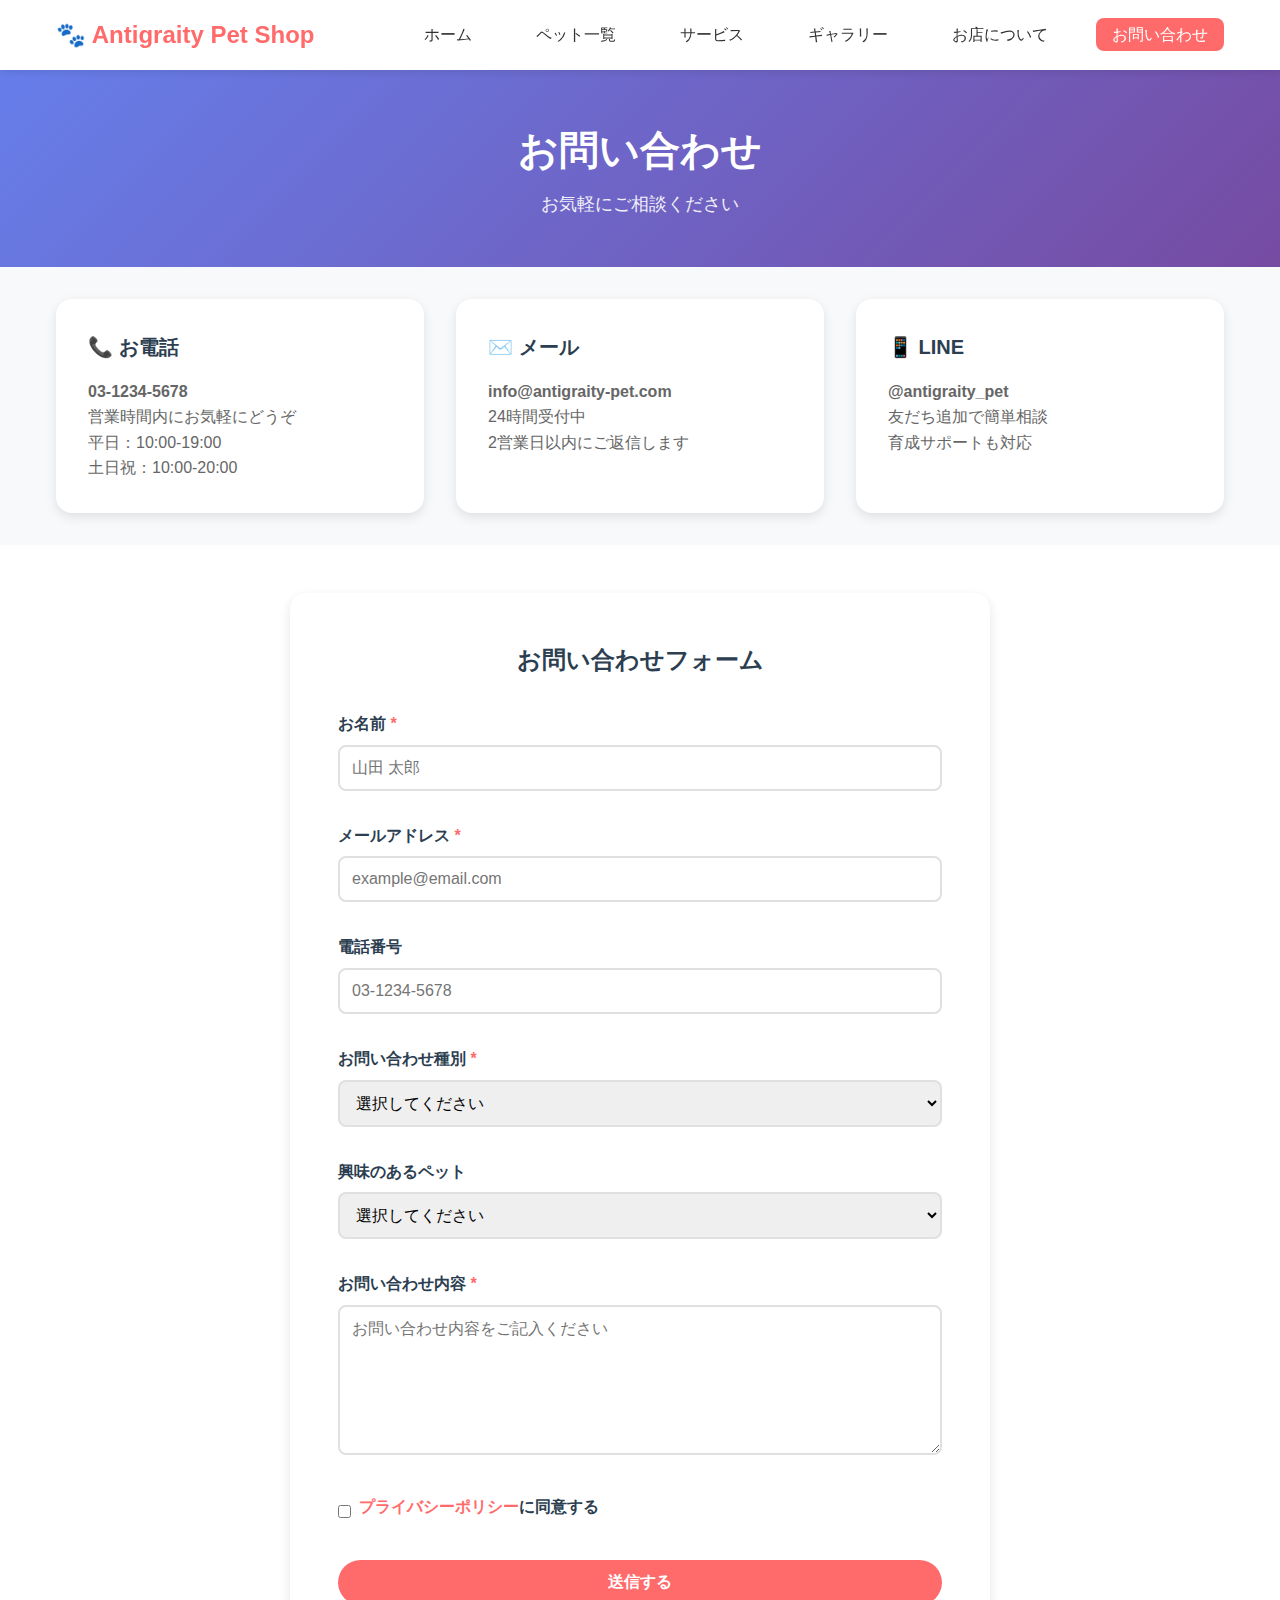
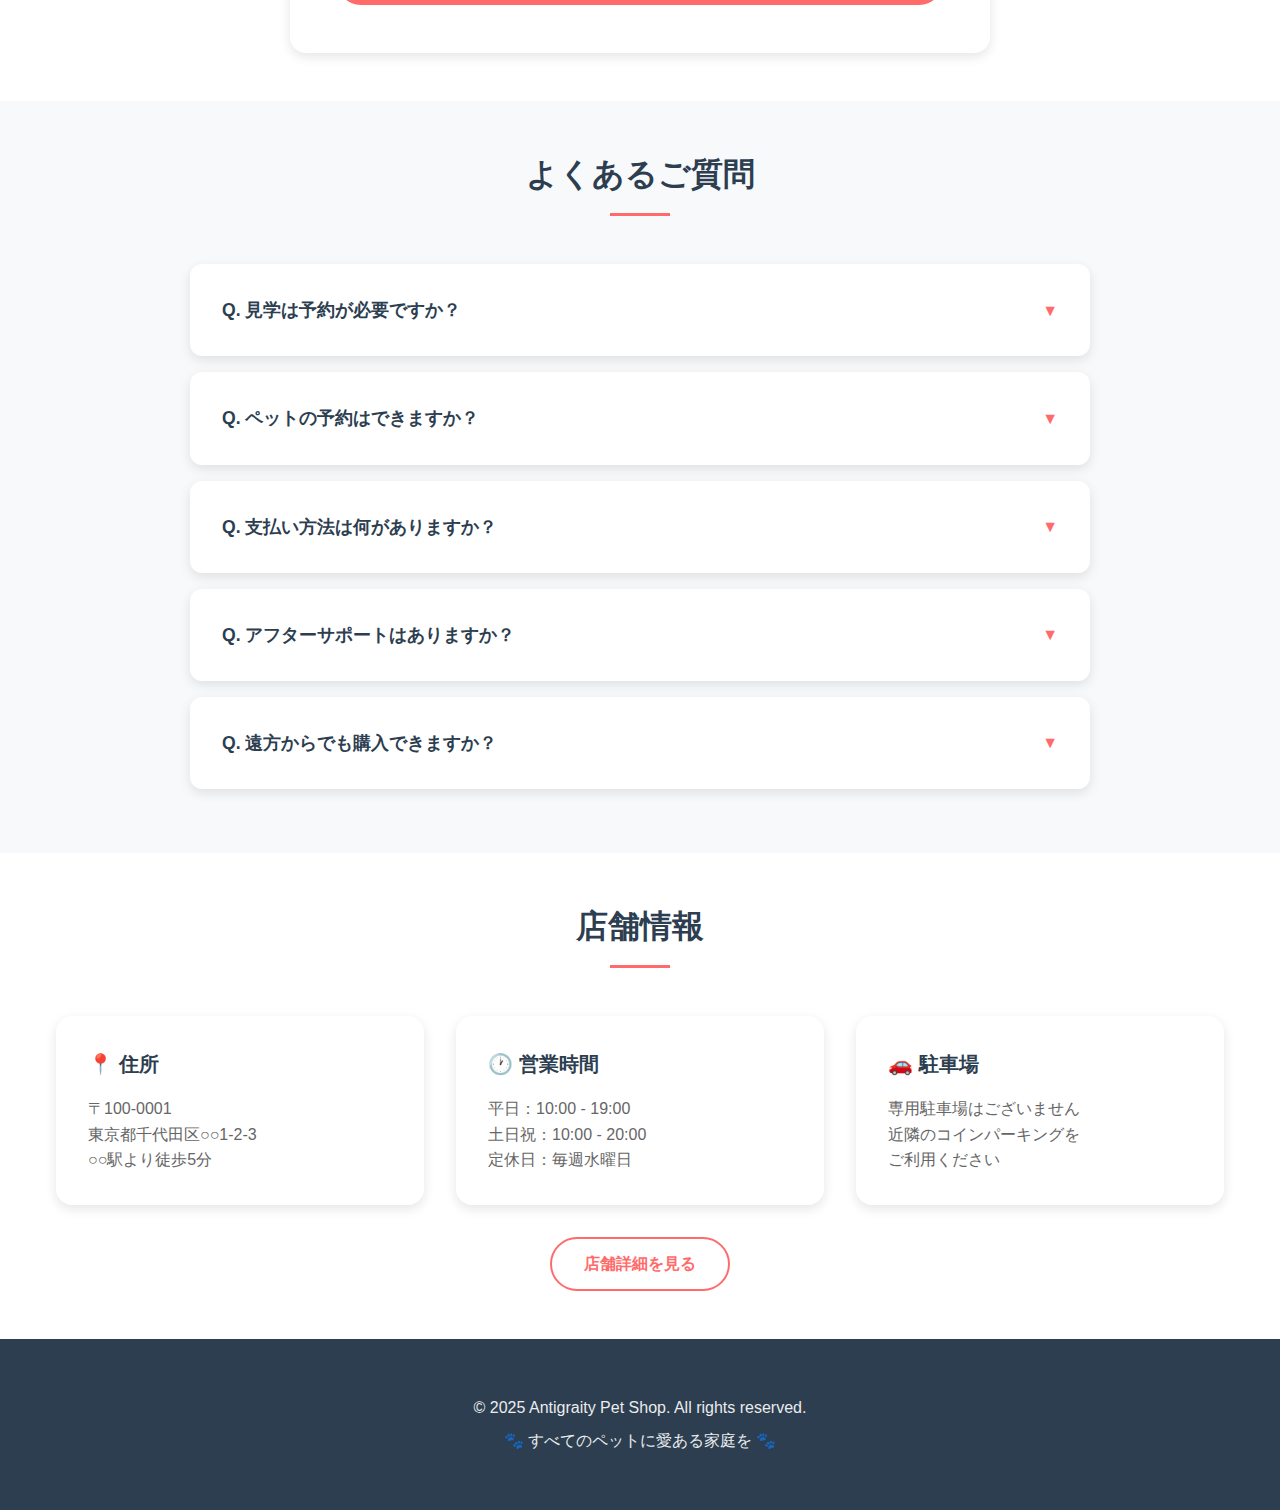
<file: contact.html>
<!DOCTYPE html>
<html lang="ja">
<head>
    <meta charset="UTF-8">
    <meta name="viewport" content="width=device-width, initial-scale=1.0">
    <title>お問い合わせ - Antigraity Pet Shop</title>
    <link rel="stylesheet" href="css/style.css">
</head>
<body>
    <header>
        <nav class="navbar">
            <div class="container">
                <div class="logo">
                    <h1>🐾 Antigraity Pet Shop</h1>
                </div>
                <ul class="nav-menu">
                    <li><a href="index.html">ホーム</a></li>
                    <li><a href="pets.html">ペット一覧</a></li>
                    <li><a href="services.html">サービス</a></li>
                    <li><a href="gallery.html">ギャラリー</a></li>
                    <li><a href="about.html">お店について</a></li>
                    <li><a href="contact.html" class="active">お問い合わせ</a></li>
                </ul>
            </div>
        </nav>
    </header>

    <main>
        <!-- ページヘッダー -->
        <section class="page-header">
            <div class="container">
                <h2>お問い合わせ</h2>
                <p>お気軽にご相談ください</p>
            </div>
        </section>

        <!-- お問い合わせ方法 -->
        <section style="padding: 2rem 0; background: #F8F9FA;">
            <div class="container">
                <div class="info-grid">
                    <div class="info-card">
                        <h3>📞 お電話</h3>
                        <p>
                            <strong>03-1234-5678</strong><br>
                            営業時間内にお気軽にどうぞ<br>
                            平日：10:00-19:00<br>
                            土日祝：10:00-20:00
                        </p>
                    </div>
                    <div class="info-card">
                        <h3>✉️ メール</h3>
                        <p>
                            <strong>info@antigraity-pet.com</strong><br>
                            24時間受付中<br>
                            2営業日以内にご返信します
                        </p>
                    </div>
                    <div class="info-card">
                        <h3>📱 LINE</h3>
                        <p>
                            <strong>@antigraity_pet</strong><br>
                            友だち追加で簡単相談<br>
                            育成サポートも対応
                        </p>
                    </div>
                </div>
            </div>
        </section>

        <!-- お問い合わせフォーム -->
        <section style="padding: 3rem 0;">
            <div class="container">
                <div class="contact-form">
                    <h2 style="text-align: center; margin-bottom: 2rem; color: #2C3E50;">お問い合わせフォーム</h2>
                    
                    <!-- 成功メッセージ -->
                    <div id="successMessage" class="success-message">
                        <h3>✅ 送信完了</h3>
                        <p>お問い合わせありがとうございます。<br>2営業日以内にご返信いたします。</p>
                    </div>

                    <!-- フォーム -->
                    <form id="contactForm">
                        <div class="form-group">
                            <label for="name">お名前 <span style="color: #FF6B6B;">*</span></label>
                            <input type="text" id="name" name="name" required placeholder="山田 太郎">
                        </div>

                        <div class="form-group">
                            <label for="email">メールアドレス <span style="color: #FF6B6B;">*</span></label>
                            <input type="email" id="email" name="email" required placeholder="example@email.com">
                        </div>

                        <div class="form-group">
                            <label for="phone">電話番号</label>
                            <input type="tel" id="phone" name="phone" placeholder="03-1234-5678">
                        </div>

                        <div class="form-group">
                            <label for="subject">お問い合わせ種別 <span style="color: #FF6B6B;">*</span></label>
                            <select id="subject" name="subject" required>
                                <option value="">選択してください</option>
                                <option value="pet">ペットについて</option>
                                <option value="visit">見学予約</option>
                                <option value="trimming">トリミング予約</option>
                                <option value="hotel">ペットホテル</option>
                                <option value="class">しつけ教室</option>
                                <option value="goods">用品について</option>
                                <option value="other">その他</option>
                            </select>
                        </div>

                        <div class="form-group">
                            <label for="petType">興味のあるペット</label>
                            <select id="petType" name="petType">
                                <option value="">選択してください</option>
                                <option value="dog">犬</option>
                                <option value="cat">猫</option>
                                <option value="small">小動物</option>
                                <option value="undecided">まだ決めていない</option>
                            </select>
                        </div>

                        <div class="form-group">
                            <label for="message">お問い合わせ内容 <span style="color: #FF6B6B;">*</span></label>
                            <textarea id="message" name="message" required placeholder="お問い合わせ内容をご記入ください"></textarea>
                        </div>

                        <div class="form-group checkbox-group">
                            <input type="checkbox" id="privacy" name="privacy" required>
                            <label for="privacy">
                                <a href="#" style="color: #FF6B6B;">プライバシーポリシー</a>に同意する
                            </label>
                        </div>

                        <button type="submit" class="btn btn-primary" style="width: 100%;">送信する</button>
                    </form>
                </div>
            </div>
        </section>

        <!-- よくある質問 -->
        <section style="padding: 3rem 0; background: #F8F9FA;">
            <div class="container">
                <h2 class="section-title">よくあるご質問</h2>
                <div class="faq-list">
                    <div class="faq-item">
                        <div class="faq-question">
                            <h4>Q. 見学は予約が必要ですか？</h4>
                            <span class="faq-icon">▼</span>
                        </div>
                        <div class="faq-answer">
                            <p>予約なしでもご見学いただけますが、事前にご予約いただくとスタッフがじっくりご案内できます。お電話やLINEでお気軽にご予約ください。</p>
                        </div>
                    </div>

                    <div class="faq-item">
                        <div class="faq-question">
                            <h4>Q. ペットの予約はできますか？</h4>
                            <span class="faq-icon">▼</span>
                        </div>
                        <div class="faq-answer">
                            <p>はい、可能です。ご来店が難しい場合は、お写真やビデオ通話でのご案内も行っています。お気に入りの子が見つかりましたら、お早めにご連絡ください。</p>
                        </div>
                    </div>

                    <div class="faq-item">
                        <div class="faq-question">
                            <h4>Q. 支払い方法は何がありますか？</h4>
                            <span class="faq-icon">▼</span>
                        </div>
                        <div class="faq-answer">
                            <p>現金、クレジットカード（VISA、MasterCard、JCB等）、PayPay、各種電子マネーに対応しています。ペットローンのご相談も承ります。</p>
                        </div>
                    </div>

                    <div class="faq-item">
                        <div class="faq-question">
                            <h4>Q. アフターサポートはありますか？</h4>
                            <span class="faq-icon">▼</span>
                        </div>
                        <div class="faq-answer">
                            <p>もちろんです！お迎え後の飼育相談、しつけのアドバイスなど、LINEやお電話でいつでもご相談いただけます。定期的なフォローアップも行っています。</p>
                        </div>
                    </div>

                    <div class="faq-item">
                        <div class="faq-question">
                            <h4>Q. 遠方からでも購入できますか？</h4>
                            <span class="faq-icon">▼</span>
                        </div>
                        <div class="faq-answer">
                            <p>はい、全国対応しています。空輸での配送も可能です（別途送料がかかります）。ビデオ通話でのご案内やオンライン相談も行っていますので、お気軽にお問い合わせください。</p>
                        </div>
                    </div>
                </div>
            </div>
        </section>

        <!-- アクセス情報 -->
        <section style="padding: 3rem 0;">
            <div class="container">
                <h2 class="section-title">店舗情報</h2>
                <div class="info-grid">
                    <div class="info-card">
                        <h3>📍 住所</h3>
                        <p>
                            〒100-0001<br>
                            東京都千代田区○○1-2-3<br>
                            ○○駅より徒歩5分
                        </p>
                    </div>
                    <div class="info-card">
                        <h3>🕐 営業時間</h3>
                        <p>
                            平日：10:00 - 19:00<br>
                            土日祝：10:00 - 20:00<br>
                            定休日：毎週水曜日
                        </p>
                    </div>
                    <div class="info-card">
                        <h3>🚗 駐車場</h3>
                        <p>
                            専用駐車場はございません<br>
                            近隣のコインパーキングを<br>
                            ご利用ください
                        </p>
                    </div>
                </div>
                <div style="text-align: center; margin-top: 2rem;">
                    <a href="about.html" class="btn btn-secondary">店舗詳細を見る</a>
                </div>
            </div>
        </section>
    </main>

    <footer>
        <div class="container">
            <p>&copy; 2025 Antigraity Pet Shop. All rights reserved.</p>
            <p>🐾 すべてのペットに愛ある家庭を 🐾</p>
        </div>
    </footer>

    <script src="js/main.js"></script>
</body>
</html>
</file>
<file: css/style.css>
/* ==========================================
   Antigraity Pet Shop - Style Sheet
   ========================================== */

/* ========== CSS Variables ========== */
:root {
    /* カラーパレット */
    --primary-color: #FF6B6B;
    --secondary-color: #4ECDC4;
    --accent-color: #FFE66D;
    --dark-color: #2C3E50;
    --light-color: #F8F9FA;
    --text-color: #333333;
    --border-color: #E0E0E0;
    --shadow: 0 4px 12px rgba(0, 0, 0, 0.1);
    --shadow-hover: 0 8px 24px rgba(0, 0, 0, 0.15);
    
    /* スペーシング */
    --spacing-xs: 0.5rem;
    --spacing-sm: 1rem;
    --spacing-md: 2rem;
    --spacing-lg: 3rem;
    --spacing-xl: 4rem;
    
    /* フォント */
    --font-main: -apple-system, BlinkMacSystemFont, "Segoe UI", Roboto, "Helvetica Neue", Arial, "Noto Sans", sans-serif;
    --font-heading: "Hiragino Kaku Gothic ProN", "Hiragino Sans", Meiryo, sans-serif;
    
    /* トランジション */
    --transition: all 0.3s ease;
}

/* ========== Reset & Base Styles ========== */
* {
    margin: 0;
    padding: 0;
    box-sizing: border-box;
}

html {
    font-size: 16px;
    scroll-behavior: smooth;
}

body {
    font-family: var(--font-main);
    color: var(--text-color);
    line-height: 1.6;
    background-color: #ffffff;
}

img {
    max-width: 100%;
    height: auto;
    display: block;
}

a {
    text-decoration: none;
    color: inherit;
    transition: var(--transition);
}

ul {
    list-style: none;
}

/* ========== Container ========== */
.container {
    max-width: 1200px;
    margin: 0 auto;
    padding: 0 var(--spacing-sm);
}

/* ========== Header & Navigation ========== */
header {
    background: #ffffff;
    box-shadow: 0 2px 8px rgba(0, 0, 0, 0.1);
    position: sticky;
    top: 0;
    z-index: 1000;
}

.navbar {
    padding: 1rem 0;
}

.navbar .container {
    display: flex;
    justify-content: space-between;
    align-items: center;
}

.logo h1 {
    font-size: 1.5rem;
    color: var(--primary-color);
    font-weight: bold;
}

.nav-menu {
    display: flex;
    gap: var(--spacing-md);
}

.nav-menu a {
    padding: 0.5rem 1rem;
    border-radius: 8px;
    font-weight: 500;
    transition: var(--transition);
}

.nav-menu a:hover {
    background-color: var(--light-color);
    color: var(--primary-color);
}

.nav-menu a.active {
    background-color: var(--primary-color);
    color: white;
}

/* ========== Hero Section ========== */
.hero {
    background: linear-gradient(135deg, #667eea 0%, #764ba2 100%);
    color: white;
    padding: var(--spacing-xl) 0;
    text-align: center;
    min-height: 500px;
    display: flex;
    align-items: center;
    justify-content: center;
}

.hero-content h2 {
    font-size: 3rem;
    margin-bottom: var(--spacing-sm);
    font-family: var(--font-heading);
}

.hero-content p {
    font-size: 1.25rem;
    margin-bottom: var(--spacing-md);
}

/* ========== Page Header ========== */
.page-header {
    background: linear-gradient(135deg, #667eea 0%, #764ba2 100%);
    color: white;
    padding: var(--spacing-lg) 0;
    text-align: center;
}

.page-header h2 {
    font-size: 2.5rem;
    margin-bottom: var(--spacing-xs);
    font-family: var(--font-heading);
}

.page-header p {
    font-size: 1.1rem;
    opacity: 0.9;
}

/* ========== Sections ========== */
section {
    padding: var(--spacing-xl) 0;
}

.section-title {
    font-size: 2rem;
    text-align: center;
    margin-bottom: var(--spacing-lg);
    color: var(--dark-color);
    font-family: var(--font-heading);
    position: relative;
    padding-bottom: var(--spacing-sm);
}

.section-title::after {
    content: '';
    position: absolute;
    bottom: 0;
    left: 50%;
    transform: translateX(-50%);
    width: 60px;
    height: 3px;
    background: var(--primary-color);
}

/* ========== Buttons ========== */
.btn {
    display: inline-block;
    padding: 0.75rem 2rem;
    border-radius: 50px;
    font-weight: 600;
    text-align: center;
    cursor: pointer;
    border: none;
    transition: var(--transition);
    font-size: 1rem;
}

.btn-primary {
    background: var(--primary-color);
    color: white;
}

.btn-primary:hover {
    background: #FF5252;
    transform: translateY(-2px);
    box-shadow: var(--shadow-hover);
}

.btn-secondary {
    background: white;
    color: var(--primary-color);
    border: 2px solid var(--primary-color);
}

.btn-secondary:hover {
    background: var(--primary-color);
    color: white;
    transform: translateY(-2px);
}

/* ========== Announcement ========== */
.announcement {
    background: var(--light-color);
    padding: var(--spacing-sm) 0;
}

.announcement-box {
    display: flex;
    align-items: center;
    justify-content: center;
    gap: var(--spacing-sm);
    background: white;
    padding: var(--spacing-sm) var(--spacing-md);
    border-radius: 12px;
    box-shadow: var(--shadow);
}

.badge {
    background: var(--primary-color);
    color: white;
    padding: 0.25rem 0.75rem;
    border-radius: 20px;
    font-size: 0.875rem;
    font-weight: bold;
}

/* ========== Pet Cards Grid ========== */
.pets-grid {
    display: grid;
    grid-template-columns: repeat(auto-fill, minmax(300px, 1fr));
    gap: var(--spacing-md);
}

.pet-card {
    background: white;
    border-radius: 16px;
    overflow: hidden;
    box-shadow: var(--shadow);
    transition: var(--transition);
}

.pet-card:hover {
    transform: translateY(-8px);
    box-shadow: var(--shadow-hover);
}

.pet-image {
    position: relative;
    height: 250px;
    overflow: hidden;
}

.pet-image img {
    width: 100%;
    height: 100%;
    object-fit: cover;
}

.pet-badge {
    position: absolute;
    top: var(--spacing-sm);
    right: var(--spacing-sm);
    background: var(--primary-color);
    color: white;
    padding: 0.25rem 0.75rem;
    border-radius: 20px;
    font-size: 0.875rem;
    font-weight: bold;
}

.pet-badge.new {
    background: var(--secondary-color);
}

.pet-badge.popular {
    background: var(--accent-color);
    color: var(--dark-color);
}

.pet-info {
    padding: var(--spacing-md);
}

.pet-info h3 {
    font-size: 1.25rem;
    margin-bottom: var(--spacing-xs);
    color: var(--dark-color);
}

.pet-details {
    color: #666;
    font-size: 0.875rem;
    margin-bottom: var(--spacing-xs);
}

.pet-description {
    color: #666;
    margin-bottom: var(--spacing-sm);
    line-height: 1.6;
}

.pet-traits {
    display: flex;
    flex-wrap: wrap;
    gap: 0.5rem;
}

.trait {
    background: var(--light-color);
    padding: 0.25rem 0.75rem;
    border-radius: 20px;
    font-size: 0.75rem;
    color: #666;
}

/* ========== Detailed Pet Card (pets.html) ========== */
.pet-card.detailed .pet-header {
    display: flex;
    justify-content: space-between;
    align-items: start;
    margin-bottom: var(--spacing-sm);
}

.pet-price {
    font-size: 1.25rem;
    font-weight: bold;
    color: var(--primary-color);
}

.pet-meta {
    display: flex;
    flex-wrap: wrap;
    gap: var(--spacing-sm);
    margin-bottom: var(--spacing-sm);
    font-size: 0.875rem;
    color: #666;
}

.meta-item {
    display: inline-flex;
    align-items: center;
    gap: 0.25rem;
}

.pet-hover-overlay {
    position: absolute;
    top: 0;
    left: 0;
    width: 100%;
    height: 100%;
    background: rgba(0, 0, 0, 0.7);
    display: flex;
    align-items: center;
    justify-content: center;
    opacity: 0;
    transition: var(--transition);
}

.pet-card:hover .pet-hover-overlay {
    opacity: 1;
}

.btn-view-detail {
    background: white;
    color: var(--dark-color);
    padding: 0.75rem 1.5rem;
    border-radius: 50px;
    font-weight: 600;
    border: none;
    cursor: pointer;
    transition: var(--transition);
}

.btn-view-detail:hover {
    background: var(--primary-color);
    color: white;
    transform: scale(1.05);
}

.pet-actions {
    display: flex;
    gap: var(--spacing-sm);
    margin-top: var(--spacing-md);
}

.pet-actions .btn {
    flex: 1;
    padding: 0.625rem 1rem;
    font-size: 0.875rem;
}

/* ========== Filter Buttons ========== */
.filter-buttons {
    display: flex;
    justify-content: center;
    gap: var(--spacing-sm);
    margin-bottom: var(--spacing-lg);
    flex-wrap: wrap;
}

.filter-btn {
    padding: 0.75rem 1.5rem;
    background: white;
    border: 2px solid var(--border-color);
    border-radius: 50px;
    cursor: pointer;
    font-weight: 500;
    transition: var(--transition);
}

.filter-btn:hover {
    border-color: var(--primary-color);
    color: var(--primary-color);
}

.filter-btn.active {
    background: var(--primary-color);
    color: white;
    border-color: var(--primary-color);
}

/* ========== Services Grid ========== */
.services-grid {
    display: grid;
    grid-template-columns: repeat(auto-fit, minmax(280px, 1fr));
    gap: var(--spacing-md);
}

.service-card {
    background: white;
    padding: var(--spacing-md);
    border-radius: 16px;
    box-shadow: var(--shadow);
    text-align: center;
    transition: var(--transition);
}

.service-card:hover {
    transform: translateY(-8px);
    box-shadow: var(--shadow-hover);
}

.service-icon {
    font-size: 3rem;
    margin-bottom: var(--spacing-sm);
}

.service-card h3 {
    font-size: 1.25rem;
    margin-bottom: var(--spacing-sm);
    color: var(--dark-color);
}

.service-card p {
    color: #666;
    line-height: 1.6;
}

/* ========== Service Detail (services.html) ========== */
.service-detail {
    display: grid;
    grid-template-columns: 1fr 1fr;
    gap: var(--spacing-lg);
    margin-bottom: var(--spacing-xl);
    align-items: center;
}

.service-detail.reverse {
    direction: rtl;
}

.service-detail.reverse > * {
    direction: ltr;
}

.service-image img {
    width: 100%;
    border-radius: 16px;
    box-shadow: var(--shadow);
}

.service-icon-large {
    font-size: 4rem;
    margin-bottom: var(--spacing-sm);
}

.service-content h3 {
    font-size: 2rem;
    margin-bottom: var(--spacing-sm);
    color: var(--dark-color);
}

.service-description {
    color: #666;
    line-height: 1.8;
    margin-bottom: var(--spacing-md);
}

.service-features {
    list-style: none;
    margin-bottom: var(--spacing-md);
}

.service-features li {
    padding: 0.5rem 0;
    color: #666;
    line-height: 1.6;
}

.service-note {
    background: var(--light-color);
    padding: var(--spacing-sm) var(--spacing-md);
    border-radius: 12px;
    border-left: 4px solid var(--primary-color);
    margin-top: var(--spacing-md);
}

.price-table {
    background: var(--light-color);
    padding: var(--spacing-md);
    border-radius: 12px;
    margin-top: var(--spacing-md);
}

.price-table h4 {
    margin-bottom: var(--spacing-sm);
    color: var(--dark-color);
}

.price-table table {
    width: 100%;
    border-collapse: collapse;
}

.price-table td {
    padding: 0.75rem 0;
    border-bottom: 1px solid var(--border-color);
}

.price-table td:last-child {
    text-align: right;
    font-weight: bold;
    color: var(--primary-color);
}

.price-note {
    font-size: 0.875rem;
    color: #666;
    margin-top: var(--spacing-sm);
}

.service-schedule {
    background: var(--light-color);
    padding: var(--spacing-md);
    border-radius: 12px;
    margin-top: var(--spacing-md);
}

.service-schedule h4 {
    margin-bottom: var(--spacing-sm);
    color: var(--dark-color);
}

.service-schedule p {
    padding: 0.25rem 0;
    color: #666;
}

/* ========== Gallery ========== */
.gallery-grid {
    display: grid;
    grid-template-columns: repeat(auto-fill, minmax(280px, 1fr));
    gap: var(--spacing-md);
}

.gallery-item {
    position: relative;
    overflow: hidden;
    border-radius: 16px;
    cursor: pointer;
}

.gallery-image {
    position: relative;
    height: 280px;
    overflow: hidden;
}

.gallery-image img {
    width: 100%;
    height: 100%;
    object-fit: cover;
    transition: var(--transition);
}

.gallery-item:hover .gallery-image img {
    transform: scale(1.1);
}

.gallery-overlay {
    position: absolute;
    bottom: 0;
    left: 0;
    right: 0;
    background: linear-gradient(to top, rgba(0,0,0,0.8), transparent);
    color: white;
    padding: var(--spacing-md);
    transform: translateY(100%);
    transition: var(--transition);
}

.gallery-item:hover .gallery-overlay {
    transform: translateY(0);
}

.gallery-overlay h4 {
    font-size: 1.1rem;
    margin-bottom: 0.25rem;
}

.gallery-overlay p {
    font-size: 0.875rem;
    opacity: 0.9;
}

/* ========== Customer Voices ========== */
.voices-grid {
    display: grid;
    grid-template-columns: repeat(auto-fit, minmax(300px, 1fr));
    gap: var(--spacing-md);
}

.voice-card {
    background: white;
    padding: var(--spacing-md);
    border-radius: 16px;
    box-shadow: var(--shadow);
}

.voice-header {
    display: flex;
    align-items: center;
    gap: var(--spacing-sm);
    margin-bottom: var(--spacing-sm);
}

.voice-avatar {
    font-size: 3rem;
}

.voice-info h4 {
    color: var(--dark-color);
    margin-bottom: 0.25rem;
}

.voice-pet {
    font-size: 0.875rem;
    color: #666;
}

.voice-text {
    color: #666;
    line-height: 1.6;
    margin-bottom: var(--spacing-sm);
}

.voice-rating {
    color: var(--accent-color);
}

/* ========== Info Section ========== */
.info-section {
    background: var(--light-color);
}

.info-grid {
    display: grid;
    grid-template-columns: repeat(auto-fit, minmax(280px, 1fr));
    gap: var(--spacing-md);
}

.info-card {
    background: white;
    padding: var(--spacing-md);
    border-radius: 16px;
    box-shadow: var(--shadow);
}

.info-card h3 {
    font-size: 1.25rem;
    margin-bottom: var(--spacing-sm);
    color: var(--dark-color);
}

.info-card p {
    color: #666;
    line-height: 1.6;
}

.text-link {
    color: var(--primary-color);
    text-decoration: underline;
}

.text-link:hover {
    color: #FF5252;
}

/* ========== About Page Sections ========== */
.mission-section,
.features-section,
.staff-section,
.access-section {
    padding: var(--spacing-xl) 0;
}

.content-box {
    background: white;
    padding: var(--spacing-lg);
    border-radius: 16px;
    box-shadow: var(--shadow);
}

.lead {
    font-size: 1.1rem;
    font-weight: 500;
    margin-bottom: var(--spacing-md);
    color: var(--dark-color);
}

.promises-section {
    background: var(--light-color);
}

.promises-grid {
    display: grid;
    grid-template-columns: repeat(auto-fit, minmax(300px, 1fr));
    gap: var(--spacing-md);
}

.promise-card {
    background: white;
    padding: var(--spacing-lg);
    border-radius: 16px;
    box-shadow: var(--shadow);
    transition: var(--transition);
}

.promise-card:hover {
    transform: translateY(-8px);
    box-shadow: var(--shadow-hover);
}

.promise-number {
    font-size: 3rem;
    font-weight: bold;
    color: var(--primary-color);
    opacity: 0.2;
    margin-bottom: var(--spacing-sm);
}

.promise-card h3 {
    font-size: 1.5rem;
    margin-bottom: var(--spacing-sm);
    color: var(--dark-color);
}

.features-list {
    display: grid;
    gap: var(--spacing-md);
}

.feature-item {
    display: flex;
    gap: var(--spacing-md);
    align-items: start;
}

.feature-icon {
    font-size: 2.5rem;
    flex-shrink: 0;
}

.feature-content h3 {
    font-size: 1.25rem;
    margin-bottom: var(--spacing-xs);
    color: var(--dark-color);
}

.feature-content p {
    color: #666;
    line-height: 1.6;
}

.staff-grid {
    display: grid;
    grid-template-columns: repeat(auto-fit, minmax(280px, 1fr));
    gap: var(--spacing-md);
}

.staff-card {
    background: white;
    border-radius: 16px;
    overflow: hidden;
    box-shadow: var(--shadow);
    transition: var(--transition);
}

.staff-card:hover {
    transform: translateY(-8px);
    box-shadow: var(--shadow-hover);
}

.staff-photo {
    height: 300px;
    overflow: hidden;
}

.staff-photo img {
    width: 100%;
    height: 100%;
    object-fit: cover;
}

.staff-card h3 {
    padding: var(--spacing-md) var(--spacing-md) var(--spacing-xs);
    color: var(--dark-color);
    font-size: 1.25rem;
}

.staff-role {
    padding: 0 var(--spacing-md);
    color: var(--primary-color);
    font-size: 0.875rem;
    margin-bottom: var(--spacing-sm);
}

.staff-bio {
    padding: 0 var(--spacing-md) var(--spacing-md);
    color: #666;
    line-height: 1.6;
}

.access-content {
    display: grid;
    grid-template-columns: 1fr 1fr;
    gap: var(--spacing-lg);
}

.map-placeholder {
    background: var(--light-color);
    border-radius: 16px;
    overflow: hidden;
}

.map-box {
    height: 100%;
    display: flex;
    flex-direction: column;
    align-items: center;
    justify-content: center;
    padding: var(--spacing-lg);
    text-align: center;
    color: #666;
}

.map-box p {
    font-size: 2rem;
    margin-bottom: var(--spacing-sm);
}

.map-box .small {
    font-size: 0.875rem;
}

.access-info h3 {
    font-size: 1.5rem;
    margin-bottom: var(--spacing-md);
    color: var(--dark-color);
}

.info-list {
    margin-bottom: var(--spacing-md);
}

.info-list dt {
    font-weight: bold;
    color: var(--dark-color);
    margin-top: var(--spacing-sm);
    margin-bottom: var(--spacing-xs);
}

.info-list dd {
    color: #666;
    line-height: 1.6;
    margin-bottom: var(--spacing-sm);
}

/* ========== Contact Form ========== */
.contact-form {
    background: white;
    padding: var(--spacing-lg);
    border-radius: 16px;
    box-shadow: var(--shadow);
    max-width: 700px;
    margin: 0 auto;
}

.form-group {
    margin-bottom: var(--spacing-md);
}

.form-group label {
    display: block;
    margin-bottom: var(--spacing-xs);
    font-weight: 600;
    color: var(--dark-color);
}

.form-group input,
.form-group textarea,
.form-group select {
    width: 100%;
    padding: 0.75rem;
    border: 2px solid var(--border-color);
    border-radius: 8px;
    font-family: inherit;
    font-size: 1rem;
    transition: var(--transition);
}

.form-group input:focus,
.form-group textarea:focus,
.form-group select:focus {
    outline: none;
    border-color: var(--primary-color);
}

.form-group textarea {
    min-height: 150px;
    resize: vertical;
}

.checkbox-group {
    display: flex;
    align-items: center;
    gap: var(--spacing-xs);
}

.checkbox-group input[type="checkbox"] {
    width: auto;
}

.success-message {
    background: #d4edda;
    color: #155724;
    padding: var(--spacing-md);
    border-radius: 12px;
    text-align: center;
    display: none;
}

/* ========== FAQ ========== */
.faq-list {
    max-width: 900px;
    margin: 0 auto;
}

.faq-item {
    background: white;
    margin-bottom: var(--spacing-sm);
    border-radius: 12px;
    box-shadow: var(--shadow);
    overflow: hidden;
}

.faq-question {
    display: flex;
    justify-content: space-between;
    align-items: center;
    padding: var(--spacing-md);
    cursor: pointer;
    transition: var(--transition);
}

.faq-question:hover {
    background: var(--light-color);
}

.faq-question h4 {
    color: var(--dark-color);
    font-size: 1.1rem;
}

.faq-icon {
    color: var(--primary-color);
    font-weight: bold;
}

.faq-answer {
    padding: 0 var(--spacing-md) var(--spacing-md);
    color: #666;
    line-height: 1.6;
    display: none;
}

/* ========== CTA Sections ========== */
.pets-cta,
.services-cta,
.gallery-cta {
    background: var(--light-color);
}

.cta-box {
    text-align: center;
    max-width: 700px;
    margin: 0 auto;
}

.cta-box h2 {
    font-size: 2rem;
    color: var(--dark-color);
    margin-bottom: var(--spacing-sm);
}

.cta-box p {
    color: #666;
    margin-bottom: var(--spacing-md);
    font-size: 1.1rem;
}

.cta-buttons {
    display: flex;
    gap: var(--spacing-sm);
    justify-content: center;
    flex-wrap: wrap;
}

/* ========== Notice Boxes ========== */
.pets-notice,
.services-intro,
.gallery-intro {
    background: var(--light-color);
    padding: var(--spacing-md) 0;
}

.notice-box,
.intro-content {
    background: white;
    padding: var(--spacing-md) var(--spacing-lg);
    border-radius: 12px;
    box-shadow: var(--shadow);
    display: flex;
    align-items: center;
    gap: var(--spacing-sm);
}

.notice-icon {
    font-size: 2rem;
}

.intro-content {
    display: block;
    text-align: center;
}

.intro-content h3 {
    font-size: 1.5rem;
    color: var(--dark-color);
    margin-bottom: var(--spacing-sm);
}

/* ========== Filter & Sort ========== */
.pets-filter-section,
.gallery-filter-section {
    background: var(--light-color);
    padding: var(--spacing-md) 0;
}

.filter-container {
    background: white;
    padding: var(--spacing-md);
    border-radius: 12px;
    box-shadow: var(--shadow);
    display: flex;
    justify-content: space-between;
    align-items: center;
    flex-wrap: wrap;
    gap: var(--spacing-md);
}

.filter-group h3 {
    font-size: 1rem;
    color: var(--dark-color);
    margin-bottom: var(--spacing-sm);
}

.sort-group {
    display: flex;
    align-items: center;
    gap: var(--spacing-sm);
}

.sort-select {
    padding: 0.5rem 1rem;
    border: 2px solid var(--border-color);
    border-radius: 8px;
    font-family: inherit;
    cursor: pointer;
    transition: var(--transition);
}

.sort-select:focus {
    outline: none;
    border-color: var(--primary-color);
}

.pets-count {
    text-align: center;
    color: #666;
    margin-bottom: var(--spacing-md);
}

/* ========== Instagram Section ========== */
.instagram-section {
    background: linear-gradient(135deg, #667eea 0%, #764ba2 100%);
    color: white;
    text-align: center;
}

.instagram-text {
    font-size: 1.1rem;
    margin-bottom: var(--spacing-md);
    line-height: 1.8;
}

.instagram-notice {
    background: rgba(255, 255, 255, 0.2);
    padding: var(--spacing-sm);
    border-radius: 8px;
    margin-bottom: var(--spacing-md);
    font-size: 0.875rem;
}

.instagram-btn {
    background: white;
    color: #667eea;
}

.instagram-btn:hover {
    background: var(--light-color);
}

/* ========== Footer ========== */
footer {
    background: var(--dark-color);
    color: white;
    padding: var(--spacing-lg) 0;
    text-align: center;
}

footer p {
    margin: 0.5rem 0;
    opacity: 0.9;
}

/* ========== Responsive Design ========== */
@media (max-width: 768px) {
    .nav-menu {
        flex-direction: column;
        gap: var(--spacing-xs);
    }
    
    .hero-content h2 {
        font-size: 2rem;
    }
    
    .page-header h2 {
        font-size: 1.75rem;
    }
    
    .section-title {
        font-size: 1.5rem;
    }
    
    .pets-grid,
    .services-grid,
    .gallery-grid {
        grid-template-columns: 1fr;
    }
    
    .service-detail {
        grid-template-columns: 1fr;
    }
    
    .service-detail.reverse {
        direction: ltr;
    }
    
    .access-content {
        grid-template-columns: 1fr;
    }
    
    .filter-container {
        flex-direction: column;
        align-items: stretch;
    }
    
    .filter-buttons {
        flex-direction: column;
    }
    
    .filter-btn {
        width: 100%;
    }
    
    .cta-buttons {
        flex-direction: column;
    }
    
    .cta-buttons .btn {
        width: 100%;
    }
}

/* ========== Animations ========== */
@keyframes fadeIn {
    from {
        opacity: 0;
        transform: translateY(20px);
    }
    to {
        opacity: 1;
        transform: translateY(0);
    }
}

.pet-card,
.service-card,
.gallery-item,
.voice-card {
    animation: fadeIn 0.5s ease;
}

/* ========== Utilities ========== */
.text-center {
    text-align: center;
}

.mb-1 { margin-bottom: var(--spacing-xs); }
.mb-2 { margin-bottom: var(--spacing-sm); }
.mb-3 { margin-bottom: var(--spacing-md); }
.mb-4 { margin-bottom: var(--spacing-lg); }

.mt-1 { margin-top: var(--spacing-xs); }
.mt-2 { margin-top: var(--spacing-sm); }
.mt-3 { margin-top: var(--spacing-md); }
.mt-4 { margin-top: var(--spacing-lg); }
</file>
